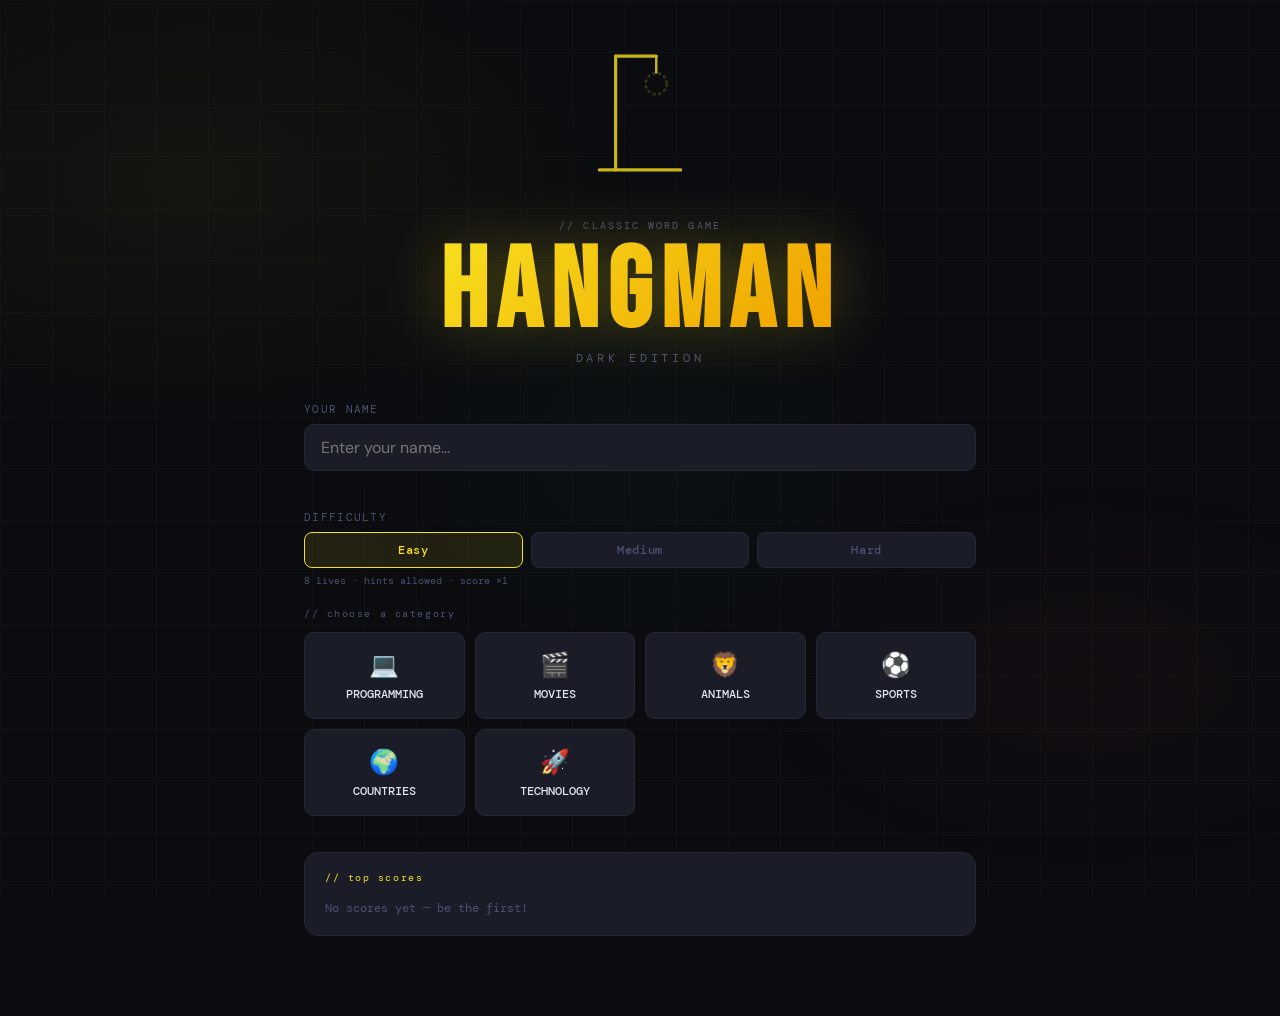
<file: index.html>
<!DOCTYPE html>
<html lang="en">
<head>
  <meta charset="UTF-8"/>
  <meta name="viewport" content="width=device-width, initial-scale=1.0"/>
  <title>Hangman — Dark Edition</title>
  <link href="https://fonts.googleapis.com/css2?family=Bebas+Neue&family=DM+Mono:wght@300;400;500&family=DM+Sans:wght@300;400;500;700&display=swap" rel="stylesheet"/>
  <link rel="stylesheet" href="style.css"/>
</head>
<body>

  <!-- Floating particles -->
  <div class="particles" id="particles"></div>

  <!-- ══ START SCREEN ══════════════════════════════ -->
  <div id="startScreen" class="screen active">
    <div class="start-wrapper">

      <div class="gallows-preview">
        <svg viewBox="0 0 120 160" width="100" height="130">
          <line x1="10" y1="150" x2="110" y2="150" stroke="#f7df1e" stroke-width="4" stroke-linecap="round"/>
          <line x1="30" y1="150" x2="30"  y2="10"  stroke="#f7df1e" stroke-width="4" stroke-linecap="round"/>
          <line x1="30" y1="10"  x2="80"  y2="10"  stroke="#f7df1e" stroke-width="4" stroke-linecap="round"/>
          <line x1="80" y1="10"  x2="80"  y2="30"  stroke="#f7df1e" stroke-width="3" stroke-linecap="round"/>
          <circle cx="80" cy="44" r="13" stroke="rgba(247,223,30,0.25)" stroke-width="3" fill="none" stroke-dasharray="4 3"/>
        </svg>
      </div>

      <div class="brand">
        <span class="brand-tag">// classic word game</span>
        <h1 class="game-title">HANGMAN</h1>
        <p class="brand-sub">Dark Edition</p>
      </div>

      <div class="start-form">
        <div class="field">
          <label for="playerName">Your Name</label>
          <input type="text" id="playerName" placeholder="Enter your name..." autocomplete="off" maxlength="20"/>
          <span class="err-msg" id="nameError"></span>
        </div>

        <div class="field">
          <label>Difficulty</label>
          <div class="difficulty-row">
            <button class="diff-btn active" data-diff="easy">Easy</button>
            <button class="diff-btn" data-diff="medium">Medium</button>
            <button class="diff-btn" data-diff="hard">Hard</button>
          </div>
          <span class="diff-desc" id="diffDesc">8 lives · hints allowed · score ×1</span>
        </div>

        <p class="choose-label">// choose a category</p>
        <div id="categoryList" class="category-grid"></div>
      </div>

      <div class="leaderboard" id="leaderboard">
        <p class="lb-title">// top scores</p>
        <div id="lbList"><span class="lb-empty">No scores yet.</span></div>
      </div>

    </div>
  </div>

  <!-- ══ GAME SCREEN ════════════════════════════════ -->
  <div id="gameScreen" class="screen">

    <div class="top-bar">
      <div class="top-item">
        <span class="top-label">player</span>
        <span class="top-val" id="playerDisplay">—</span>
      </div>
      <div class="top-item">
        <span class="top-label">category</span>
        <span class="top-val" id="categoryDisplay">—</span>
      </div>
      <div class="top-item">
        <span class="top-label">score</span>
        <span class="top-val accent" id="scoreDisplay">600</span>
      </div>
      <div class="top-item">
        <span class="top-label">time</span>
        <span class="top-val" id="timerDisplay">0s</span>
      </div>
      <button class="quit-btn" id="quitBtn">✕ Quit</button>
    </div>

    <div class="game-body">

      <!-- Left panel -->
      <div class="left-panel">
        <div class="hangman-card">
          <svg class="hangman-svg" viewBox="0 0 160 200" width="160" height="200">
            <line x1="10" y1="190" x2="130" y2="190" stroke="#2a2e3a" stroke-width="5" stroke-linecap="round"/>
            <line x1="30" y1="190" x2="30"  y2="10"  stroke="#2a2e3a" stroke-width="5" stroke-linecap="round"/>
            <line x1="30" y1="10"  x2="110" y2="10"  stroke="#2a2e3a" stroke-width="5" stroke-linecap="round"/>
            <line x1="110" y1="10" x2="110" y2="35"  stroke="#2a2e3a" stroke-width="3" stroke-linecap="round"/>
            <circle id="svg-head" cx="110" cy="55"  r="20" stroke="#f7df1e" stroke-width="4" fill="none"     class="hpart"/>
            <line   id="svg-body" x1="110" y1="75"  x2="110" y2="130"  stroke="#f7df1e" stroke-width="4" stroke-linecap="round" class="hpart"/>
            <line   id="svg-larm" x1="110" y1="95"  x2="80"  y2="118"  stroke="#f7df1e" stroke-width="4" stroke-linecap="round" class="hpart"/>
            <line   id="svg-rarm" x1="110" y1="95"  x2="140" y2="118"  stroke="#f7df1e" stroke-width="4" stroke-linecap="round" class="hpart"/>
            <line   id="svg-lleg" x1="110" y1="130" x2="85"  y2="162"  stroke="#f7df1e" stroke-width="4" stroke-linecap="round" class="hpart"/>
            <line   id="svg-rleg" x1="110" y1="130" x2="135" y2="162"  stroke="#f7df1e" stroke-width="4" stroke-linecap="round" class="hpart"/>
          </svg>
        </div>

        <div class="lives-row">
          <span class="lives-label">lives</span>
          <div class="hearts" id="heartsDisplay"></div>
        </div>

        <button class="hint-btn" id="hintBtn">
          💡 Hint <span id="hintCount">(2 left)</span>
          <small>−50 pts</small>
        </button>

        <div class="diff-badge" id="diffBadge">EASY</div>
      </div>

      <!-- Right panel -->
      <div class="right-panel">
        <div class="word-section">
          <p class="word-hint-text" id="wordHint"></p>
          <div id="guessSlots" class="guess-slots"></div>
          <div class="wrong-row">
            <span class="wrong-label">wrong:</span>
            <span id="wrongLetters" class="wrong-letters">—</span>
          </div>
        </div>

        <div id="keyboard" class="keyboard"></div>
        <p class="keyboard-tip">// you can also use your physical keyboard</p>
      </div>

    </div>
  </div>

  <!-- ══ RESULT SCREEN ═════════════════════════════ -->
  <div id="resultScreen" class="screen">
    <div class="result-outer">
      <div class="result-card">

        <div class="result-emoji" id="resultEmoji">🎉</div>
        <h1 class="result-title" id="resultTitle">WINNER!</h1>
        <p class="result-player" id="resultPlayer"></p>

        <div class="result-word-box">
          <span class="result-word-label">the word was</span>
          <span class="result-word" id="resultWord"></span>
        </div>

        <div class="stats-grid">
          <div class="stat-box">
            <span class="stat-label">Final Score</span>
            <span class="stat-val accent" id="finalScore"></span>
          </div>
          <div class="stat-box">
            <span class="stat-label">Mistakes</span>
            <span class="stat-val" id="finalMistakes"></span>
          </div>
          <div class="stat-box">
            <span class="stat-label">Time</span>
            <span class="stat-val" id="finalTime"></span>
          </div>
          <div class="stat-box">
            <span class="stat-label">Hints Used</span>
            <span class="stat-val" id="finalHints"></span>
          </div>
        </div>

        <div class="result-actions">
          <button class="btn-primary" id="playAgainBtn">Play Again</button>
          <button class="btn-ghost"  id="backMenuBtn">Main Menu</button>
        </div>

      </div>
    </div>
  </div>

  <script src="script.js"></script>
</body>
</html>
</file>
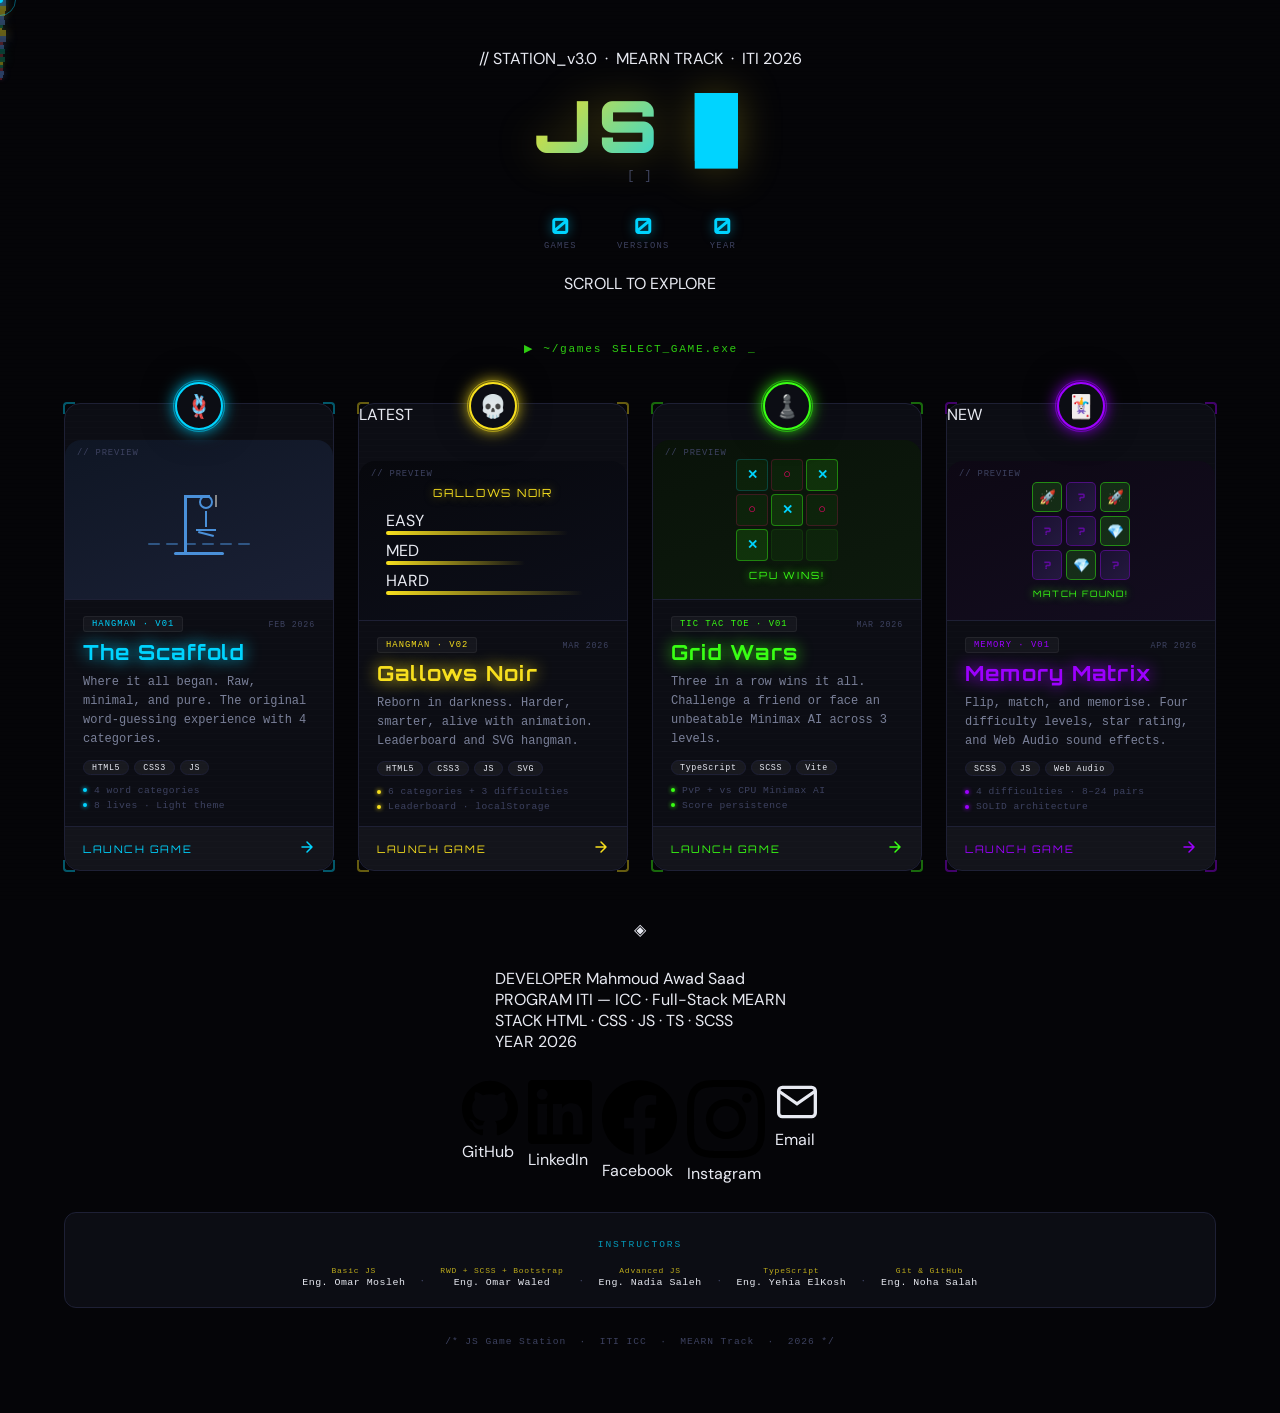
<file: landing/index.html>
<!DOCTYPE html>
<html lang="en">
<head>
  <meta charset="UTF-8"/>
  <meta name="viewport" content="width=device-width, initial-scale=1.0"/>
  <meta name="description" content="JS Game Station — A curated collection of browser games built with HTML, CSS, JavaScript, TypeScript and SCSS."/>
  <title>JS Game Station</title>
  <link href="https://fonts.googleapis.com/css2?family=Orbitron:wght@400;600;700;900&family=JetBrains+Mono:wght@300;400;500;700&family=DM+Sans:ital,wght@0,300;0,400;0,500;1,300&display=swap" rel="stylesheet"/>
  <link rel="stylesheet" href="./style.css"/>
</head>
<body>

  <!-- ── Progress bar ────────────────────────────── -->
  <div class="progress-bar" id="progressBar"></div>

  <!-- ── Canvas background ─────────────────────── -->
  <canvas id="bg-canvas"></canvas>

  <!-- ── Noise overlay ─────────────────────────── -->
  <div class="noise-overlay"></div>

  <!-- ── CRT overlay ───────────────────────────── -->
  <div class="crt-overlay"></div>

  <!-- ── Vignette ──────────────────────────────── -->
  <div class="vignette"></div>

  <!-- ── Cursor ────────────────────────────────── -->
  <div class="cursor-dot" id="cursorDot"></div>
  <div class="cursor-ring" id="cursorRing"></div>

  <!-- ── Particles ─────────────────────────────── -->
  <div class="particles" id="particles"></div>

  <div class="page-wrap">

    <!-- ══ HEADER ══════════════════════════════════ -->
    <header class="site-header">

      <div class="header-eyebrow">
        <span class="eyebrow-line"></span>
        <span class="eyebrow-text">// STATION_v3.0 &nbsp;·&nbsp; MEARN TRACK &nbsp;·&nbsp; ITI 2026</span>
        <span class="eyebrow-line"></span>
      </div>

      <div class="title-block">
        <h1 class="site-title">
          <span class="title-prefix-word">JS</span>
          <span class="title-main">
            <span class="typed-text" id="typedTitle"></span><span class="type-cursor" aria-hidden="true">█</span>
          </span>
        </h1>
        <p class="site-tagline">
          <span class="bracket" aria-hidden="true">[</span>
          <span id="taglineText"></span>
          <span class="bracket" aria-hidden="true">]</span>
        </p>
      </div>

      <div class="header-stats" role="list" aria-label="Collection statistics">
        <div class="stat-item" role="listitem">
          <span class="stat-num" data-count="4" aria-label="4 games">0</span>
          <span class="stat-label">GAMES</span>
          <span class="stat-bar"><span class="stat-fill" style="--pct:80%"></span></span>
        </div>
        <div class="stat-div" aria-hidden="true"></div>
        <div class="stat-item" role="listitem">
          <span class="stat-num" data-count="6" aria-label="6 versions">0</span>
          <span class="stat-label">VERSIONS</span>
          <span class="stat-bar"><span class="stat-fill" style="--pct:60%"></span></span>
        </div>
        <div class="stat-div" aria-hidden="true"></div>
        <div class="stat-item" role="listitem">
          <span class="stat-num" data-count="2026" aria-label="Year 2026">0</span>
          <span class="stat-label">YEAR</span>
          <span class="stat-bar"><span class="stat-fill" style="--pct:100%"></span></span>
        </div>
      </div>

      <div class="scroll-cue" aria-hidden="true">
        <span class="scroll-cue-text">SCROLL TO EXPLORE</span>
        <span class="scroll-cue-line"></span>
      </div>

    </header>

    <!-- ══ SELECT PROMPT ════════════════════════════ -->
    <div class="select-prompt" role="status" aria-live="polite">
      <span class="prompt-sym" aria-hidden="true">▶</span>
      <span class="prompt-path">~/games</span>
      <span class="prompt-cmd">SELECT_GAME.exe</span>
      <span class="prompt-blink" aria-hidden="true">_</span>
    </div>

    <!-- ══ CARDS GRID ═══════════════════════════════ -->
    <section class="games-grid" aria-label="Game collection">

      <!-- ── Hangman v1 ──────────────────────────── -->
      <a class="game-card reveal-card" href="../v1/index.html" data-color="blue" data-tilt aria-label="Play The Scaffold — Hangman v1">

        <div class="card-glow-border"></div>
        <div class="card-scanline" aria-hidden="true"></div>

        <div class="card-corner tl" aria-hidden="true"></div>
        <div class="card-corner tr" aria-hidden="true"></div>
        <div class="card-corner bl" aria-hidden="true"></div>
        <div class="card-corner br" aria-hidden="true"></div>

        <div class="card-icon-badge" aria-hidden="true">
          <div class="icon-ring"></div>
          <div class="icon-ring ring-2"></div>
          <span class="icon-emoji">🪢</span>
        </div>

        <div class="card-preview preview-hangman-v1" aria-hidden="true">
          <div class="preview-label">// PREVIEW</div>
          <div class="hangman-anim">
            <div class="hm-gallows">
              <div class="hm-base"></div>
              <div class="hm-pole"></div>
              <div class="hm-arm"></div>
              <div class="hm-rope"></div>
            </div>
            <div class="hm-figure">
              <div class="hm-head"></div>
              <div class="hm-body"></div>
              <div class="hm-arms"></div>
              <div class="hm-legs"></div>
            </div>
            <div class="hm-word">
              <span></span><span></span><span></span><span></span><span></span><span></span>
            </div>
          </div>
        </div>

        <div class="card-body">
          <div class="card-meta-row">
            <span class="card-version-tag">HANGMAN · V01</span>
            <span class="card-date">FEB 2026</span>
          </div>
          <h2 class="card-name">The Scaffold</h2>
          <p class="card-desc">Where it all began. Raw, minimal, and pure. The original word-guessing experience with 4 categories.</p>
          <div class="card-tech-row" aria-label="Technologies used">
            <span class="tech-pill">HTML5</span>
            <span class="tech-pill">CSS3</span>
            <span class="tech-pill">JS</span>
          </div>
          <div class="card-features-list">
            <div class="cf"><span class="cf-dot" aria-hidden="true"></span>4 word categories</div>
            <div class="cf"><span class="cf-dot" aria-hidden="true"></span>8 lives · Light theme</div>
          </div>
        </div>

        <div class="card-cta">
          <span>LAUNCH GAME</span>
          <span class="cta-arrow" aria-hidden="true">
            <svg width="16" height="16" viewBox="0 0 16 16" fill="none"><path d="M3 8h10M8 3l5 5-5 5" stroke="currentColor" stroke-width="1.5" stroke-linecap="round" stroke-linejoin="round"/></svg>
          </span>
        </div>
      </a>

      <!-- ── Hangman v2 ──────────────────────────── -->
      <a class="game-card reveal-card" href="../v2/index.html" data-color="yellow" data-tilt aria-label="Play Gallows Noir — Hangman v2">

        <div class="card-glow-border"></div>
        <div class="card-scanline" aria-hidden="true"></div>
        <div class="card-corner tl" aria-hidden="true"></div>
        <div class="card-corner tr" aria-hidden="true"></div>
        <div class="card-corner bl" aria-hidden="true"></div>
        <div class="card-corner br" aria-hidden="true"></div>

        <div class="card-badge-featured" aria-label="Latest version">LATEST</div>

        <div class="card-icon-badge" aria-hidden="true">
          <div class="icon-ring"></div>
          <div class="icon-ring ring-2"></div>
          <span class="icon-emoji">💀</span>
        </div>

        <div class="card-preview preview-hangman-v2" aria-hidden="true">
          <div class="preview-label">// PREVIEW</div>
          <div class="noir-anim">
            <div class="noir-title">GALLOWS NOIR</div>
            <div class="noir-bars">
              <div class="noir-bar-wrap"><span class="noir-bar-label">EASY</span><div class="noir-bar" style="--w:85%;--d:0s"></div></div>
              <div class="noir-bar-wrap"><span class="noir-bar-label">MED</span><div class="noir-bar" style="--w:65%;--d:0.15s"></div></div>
              <div class="noir-bar-wrap"><span class="noir-bar-label">HARD</span><div class="noir-bar" style="--w:92%;--d:0.3s"></div></div>
            </div>
          </div>
        </div>

        <div class="card-body">
          <div class="card-meta-row">
            <span class="card-version-tag">HANGMAN · V02</span>
            <span class="card-date">MAR 2026</span>
          </div>
          <h2 class="card-name">Gallows Noir</h2>
          <p class="card-desc">Reborn in darkness. Harder, smarter, alive with animation. Leaderboard and SVG hangman.</p>
          <div class="card-tech-row">
            <span class="tech-pill">HTML5</span>
            <span class="tech-pill">CSS3</span>
            <span class="tech-pill">JS</span>
            <span class="tech-pill">SVG</span>
          </div>
          <div class="card-features-list">
            <div class="cf"><span class="cf-dot" aria-hidden="true"></span>6 categories + 3 difficulties</div>
            <div class="cf"><span class="cf-dot" aria-hidden="true"></span>Leaderboard · localStorage</div>
          </div>
        </div>

        <div class="card-cta">
          <span>LAUNCH GAME</span>
          <span class="cta-arrow" aria-hidden="true">
            <svg width="16" height="16" viewBox="0 0 16 16" fill="none"><path d="M3 8h10M8 3l5 5-5 5" stroke="currentColor" stroke-width="1.5" stroke-linecap="round" stroke-linejoin="round"/></svg>
          </span>
        </div>
      </a>

      <!-- ── Tic Tac Toe ──────────────────────────── -->
      <a class="game-card reveal-card" href="../tic-tac-toe/index.html" data-color="green" data-tilt aria-label="Play Grid Wars — Tic Tac Toe">

        <div class="card-glow-border"></div>
        <div class="card-scanline" aria-hidden="true"></div>
        <div class="card-corner tl" aria-hidden="true"></div>
        <div class="card-corner tr" aria-hidden="true"></div>
        <div class="card-corner bl" aria-hidden="true"></div>
        <div class="card-corner br" aria-hidden="true"></div>

        <div class="card-icon-badge" aria-hidden="true">
          <div class="icon-ring"></div>
          <div class="icon-ring ring-2"></div>
          <span class="icon-emoji">♟️</span>
        </div>

        <div class="card-preview preview-ttt" aria-hidden="true">
          <div class="preview-label">// PREVIEW</div>
          <div class="ttt-anim">
            <div class="ttt-board" role="grid" aria-hidden="true">
              <div class="ttt-cell x">✕</div>
              <div class="ttt-cell o">○</div>
              <div class="ttt-cell x win">✕</div>
              <div class="ttt-cell o">○</div>
              <div class="ttt-cell x win">✕</div>
              <div class="ttt-cell o">○</div>
              <div class="ttt-cell x win">✕</div>
              <div class="ttt-cell empty"></div>
              <div class="ttt-cell empty"></div>
            </div>
            <div class="ttt-status">CPU WINS!</div>
          </div>
        </div>

        <div class="card-body">
          <div class="card-meta-row">
            <span class="card-version-tag">TIC TAC TOE · V01</span>
            <span class="card-date">MAR 2026</span>
          </div>
          <h2 class="card-name">Grid Wars</h2>
          <p class="card-desc">Three in a row wins it all. Challenge a friend or face an unbeatable Minimax AI across 3 levels.</p>
          <div class="card-tech-row">
            <span class="tech-pill">TypeScript</span>
            <span class="tech-pill">SCSS</span>
            <span class="tech-pill">Vite</span>
          </div>
          <div class="card-features-list">
            <div class="cf"><span class="cf-dot" aria-hidden="true"></span>PvP + vs CPU Minimax AI</div>
            <div class="cf"><span class="cf-dot" aria-hidden="true"></span>Score persistence</div>
          </div>
        </div>

        <div class="card-cta">
          <span>LAUNCH GAME</span>
          <span class="cta-arrow" aria-hidden="true">
            <svg width="16" height="16" viewBox="0 0 16 16" fill="none"><path d="M3 8h10M8 3l5 5-5 5" stroke="currentColor" stroke-width="1.5" stroke-linecap="round" stroke-linejoin="round"/></svg>
          </span>
        </div>
      </a>

      <!-- ── Memory Matrix ──────────────────────────── -->
      <a class="game-card reveal-card" href="../memory-game/index.html" data-color="purple" data-tilt aria-label="Play Memory Matrix — Memory Card Game">

        <div class="card-glow-border"></div>
        <div class="card-scanline" aria-hidden="true"></div>
        <div class="card-corner tl" aria-hidden="true"></div>
        <div class="card-corner tr" aria-hidden="true"></div>
        <div class="card-corner bl" aria-hidden="true"></div>
        <div class="card-corner br" aria-hidden="true"></div>

        <div class="card-badge-featured card-badge-new" aria-label="New game">NEW</div>

        <div class="card-icon-badge" aria-hidden="true">
          <div class="icon-ring"></div>
          <div class="icon-ring ring-2"></div>
          <span class="icon-emoji">🃏</span>
        </div>

        <div class="card-preview preview-memory" aria-hidden="true">
          <div class="preview-label">// PREVIEW</div>
          <div class="mem-anim">
            <div class="mem-grid" style="display:grid;grid-template-columns:repeat(3,30px);grid-template-rows:repeat(3,30px);gap:4px;">
              <div class="mem-card is-face matched" style="display:flex;align-items:center;justify-content:center;width:30px;height:30px;">🚀</div>
              <div class="mem-card is-back"         style="display:flex;align-items:center;justify-content:center;width:30px;height:30px;">?</div>
              <div class="mem-card is-face matched" style="display:flex;align-items:center;justify-content:center;width:30px;height:30px;">🚀</div>
              <div class="mem-card is-back"         style="display:flex;align-items:center;justify-content:center;width:30px;height:30px;">?</div>
              <div class="mem-card is-back"         style="display:flex;align-items:center;justify-content:center;width:30px;height:30px;">?</div>
              <div class="mem-card is-face matched" style="display:flex;align-items:center;justify-content:center;width:30px;height:30px;">💎</div>
              <div class="mem-card is-back"         style="display:flex;align-items:center;justify-content:center;width:30px;height:30px;">?</div>
              <div class="mem-card is-face matched" style="display:flex;align-items:center;justify-content:center;width:30px;height:30px;">💎</div>
              <div class="mem-card is-back"         style="display:flex;align-items:center;justify-content:center;width:30px;height:30px;">?</div>
            </div>
            <div class="mem-status">MATCH FOUND!</div>
          </div>
        </div>

        <div class="card-body">
          <div class="card-meta-row">
            <span class="card-version-tag">MEMORY · V01</span>
            <span class="card-date">APR 2026</span>
          </div>
          <h2 class="card-name">Memory Matrix</h2>
          <p class="card-desc">Flip, match, and memorise. Four difficulty levels, star rating, and Web Audio sound effects.</p>
          <div class="card-tech-row">
            <span class="tech-pill">SCSS</span>
            <span class="tech-pill">JS</span>
            <span class="tech-pill">Web Audio</span>
          </div>
          <div class="card-features-list">
            <div class="cf"><span class="cf-dot" aria-hidden="true"></span>4 difficulties · 8–24 pairs</div>
            <div class="cf"><span class="cf-dot" aria-hidden="true"></span>SOLID architecture</div>
          </div>
        </div>

        <div class="card-cta">
          <span>LAUNCH GAME</span>
          <span class="cta-arrow" aria-hidden="true">
            <svg width="16" height="16" viewBox="0 0 16 16" fill="none"><path d="M3 8h10M8 3l5 5-5 5" stroke="currentColor" stroke-width="1.5" stroke-linecap="round" stroke-linejoin="round"/></svg>
          </span>
        </div>
      </a>

    </section>

    <!-- ══ FOOTER ════════════════════════════════════ -->
    <footer class="site-footer">

      <div class="footer-rule">
        <span class="fr-line"></span>
        <span class="fr-diamond" aria-hidden="true">◈</span>
        <span class="fr-line"></span>
      </div>

      <!-- Developer info -->
      <div class="cred-grid">
        <div class="cred-cell">
          <span class="cred-k">DEVELOPER</span>
          <span class="cred-v">Mahmoud Awad Saad</span>
        </div>
        <div class="cred-cell">
          <span class="cred-k">PROGRAM</span>
          <span class="cred-v">ITI — ICC · Full-Stack MEARN</span>
        </div>
        <div class="cred-cell">
          <span class="cred-k">STACK</span>
          <span class="cred-v">HTML · CSS · JS · TS · SCSS</span>
        </div>
        <div class="cred-cell">
          <span class="cred-k">YEAR</span>
          <span class="cred-v">2026</span>
        </div>
      </div>

      <!-- Social links -->
      <nav class="social-grid" aria-label="Social links">
        <a class="sl sl-github"    href="https://github.com/mahmoud112001"                        target="_blank" rel="noopener noreferrer" aria-label="GitHub">
          <svg viewBox="0 0 24 24" aria-hidden="true"><path d="M12 .297c-6.63 0-12 5.373-12 12 0 5.303 3.438 9.8 8.205 11.385.6.113.82-.258.82-.577 0-.285-.01-1.04-.015-2.04-3.338.724-4.042-1.61-4.042-1.61C4.422 18.07 3.633 17.7 3.633 17.7c-1.087-.744.084-.729.084-.729 1.205.084 1.838 1.236 1.838 1.236 1.07 1.835 2.809 1.305 3.495.998.108-.776.417-1.305.76-1.605-2.665-.3-5.466-1.332-5.466-5.93 0-1.31.465-2.38 1.235-3.22-.135-.303-.54-1.523.105-3.176 0 0 1.005-.322 3.3 1.23.96-.267 1.98-.399 3-.405 1.02.006 2.04.138 3 .405 2.28-1.552 3.285-1.23 3.285-1.23.645 1.653.24 2.873.12 3.176.765.84 1.23 1.91 1.23 3.22 0 4.61-2.805 5.625-5.475 5.92.42.36.81 1.096.81 2.22 0 1.606-.015 2.896-.015 3.286 0 .315.21.69.825.57C20.565 22.092 24 17.592 24 12.297c0-6.627-5.373-12-12-12"/></svg>
          <span class="sl-tip">GitHub</span>
        </a>
        <a class="sl sl-linkedin"  href="https://www.linkedin.com/in/mahmoud-awad-795b02203/"   target="_blank" rel="noopener noreferrer" aria-label="LinkedIn">
          <svg viewBox="0 0 24 24" aria-hidden="true"><path d="M20.447 20.452h-3.554v-5.569c0-1.328-.027-3.037-1.852-3.037-1.853 0-2.136 1.445-2.136 2.939v5.667H9.351V9h3.414v1.561h.046c.477-.9 1.637-1.85 3.37-1.85 3.601 0 4.267 2.37 4.267 5.455v6.286zM5.337 7.433a2.062 2.062 0 01-2.063-2.065 2.064 2.064 0 112.063 2.065zm1.782 13.019H3.555V9h3.564v11.452zM22.225 0H1.771C.792 0 0 .774 0 1.729v20.542C0 23.227.792 24 1.771 24h20.451C23.2 24 24 23.227 24 22.271V1.729C24 .774 23.2 0 22.222 0h.003z"/></svg>
          <span class="sl-tip">LinkedIn</span>
        </a>
        <a class="sl sl-facebook"  href="https://www.facebook.com/MahmoudAwad112001"             target="_blank" rel="noopener noreferrer" aria-label="Facebook">
          <svg viewBox="0 0 24 24" aria-hidden="true"><path d="M24 12.073c0-6.627-5.373-12-12-12s-12 5.373-12 12c0 5.99 4.388 10.954 10.125 11.854v-8.385H7.078v-3.47h3.047V9.43c0-3.007 1.792-4.669 4.533-4.669 1.312 0 2.686.235 2.686.235v2.953H15.83c-1.491 0-1.956.925-1.956 1.874v2.25h3.328l-.532 3.47h-2.796v8.385C19.612 23.027 24 18.062 24 12.073z"/></svg>
          <span class="sl-tip">Facebook</span>
        </a>
        <a class="sl sl-instagram" href="https://www.instagram.com/mahmoud_awad_112001"          target="_blank" rel="noopener noreferrer" aria-label="Instagram">
          <svg viewBox="0 0 24 24" aria-hidden="true"><path d="M12 2.163c3.204 0 3.584.012 4.85.07 3.252.148 4.771 1.691 4.919 4.919.058 1.265.069 1.645.069 4.849 0 3.205-.012 3.584-.069 4.849-.149 3.225-1.664 4.771-4.919 4.919-1.266.058-1.644.07-4.85.07-3.204 0-3.584-.012-4.849-.07-3.26-.149-4.771-1.699-4.919-4.92-.058-1.265-.07-1.644-.07-4.849 0-3.204.013-3.583.07-4.849.149-3.227 1.664-4.771 4.919-4.919 1.266-.057 1.645-.069 4.849-.069zM12 0C8.741 0 8.333.014 7.053.072 2.695.272.273 2.69.073 7.052.014 8.333 0 8.741 0 12c0 3.259.014 3.668.072 4.948.2 4.358 2.618 6.78 6.98 6.98C8.333 23.986 8.741 24 12 24c3.259 0 3.668-.014 4.948-.072 4.354-.2 6.782-2.618 6.979-6.98.059-1.28.073-1.689.073-4.948 0-3.259-.014-3.667-.072-4.947-.196-4.354-2.617-6.78-6.979-6.98C15.668.014 15.259 0 12 0zm0 5.838a6.162 6.162 0 100 12.324 6.162 6.162 0 000-12.324zM12 16a4 4 0 110-8 4 4 0 010 8zm6.406-11.845a1.44 1.44 0 100 2.881 1.44 1.44 0 000-2.881z"/></svg>
          <span class="sl-tip">Instagram</span>
        </a>
        <a class="sl sl-email"     href="mailto:mahmoudawad112001@gmail.com"                      aria-label="Email">
          <svg viewBox="0 0 24 24" fill="none" stroke="currentColor" stroke-width="1.8" aria-hidden="true"><path d="M4 4h16c1.1 0 2 .9 2 2v12c0 1.1-.9 2-2 2H4c-1.1 0-2-.9-2-2V6c0-1.1.9-2 2-2z"/><polyline points="22,6 12,13 2,6"/></svg>
          <span class="sl-tip">Email</span>
        </a>
      </nav>

      <!-- Instructors -->
      <div class="instructors-block">
        <div class="instr-header">
          <span class="instr-rule"></span>
          <span class="instr-label">INSTRUCTORS</span>
          <span class="instr-rule"></span>
        </div>
        <div class="instr-row">
          <div class="instr-item">
            <span class="instr-subject">Basic JS</span>
            <span class="instr-name">Eng. Omar Mosleh</span>
          </div>
          <div class="instr-sep" aria-hidden="true">·</div>
          <div class="instr-item">
            <span class="instr-subject">RWD + SCSS + Bootstrap</span>
            <span class="instr-name">Eng. Omar Waled</span>
          </div>
          <div class="instr-sep" aria-hidden="true">·</div>
          <div class="instr-item">
            <span class="instr-subject">Advanced JS</span>
            <span class="instr-name">Eng. Nadia Saleh</span>
          </div>
          <div class="instr-sep" aria-hidden="true">·</div>
          <div class="instr-item">
            <span class="instr-subject">TypeScript</span>
            <span class="instr-name">Eng. Yehia ElKosh</span>
          </div>
          <div class="instr-sep" aria-hidden="true">·</div>
          <div class="instr-item">
            <span class="instr-subject">Git &amp; GitHub</span>
            <span class="instr-name">Eng. Noha Salah</span>
          </div>
        </div>
      </div>

      <div class="footer-copy">
        <code>/* JS Game Station &nbsp;·&nbsp; ITI ICC &nbsp;·&nbsp; MEARN Track &nbsp;·&nbsp; 2026 */</code>
      </div>

    </footer>
  </div>

  <script src="./script.js"></script>
</body>
</html>
</file>
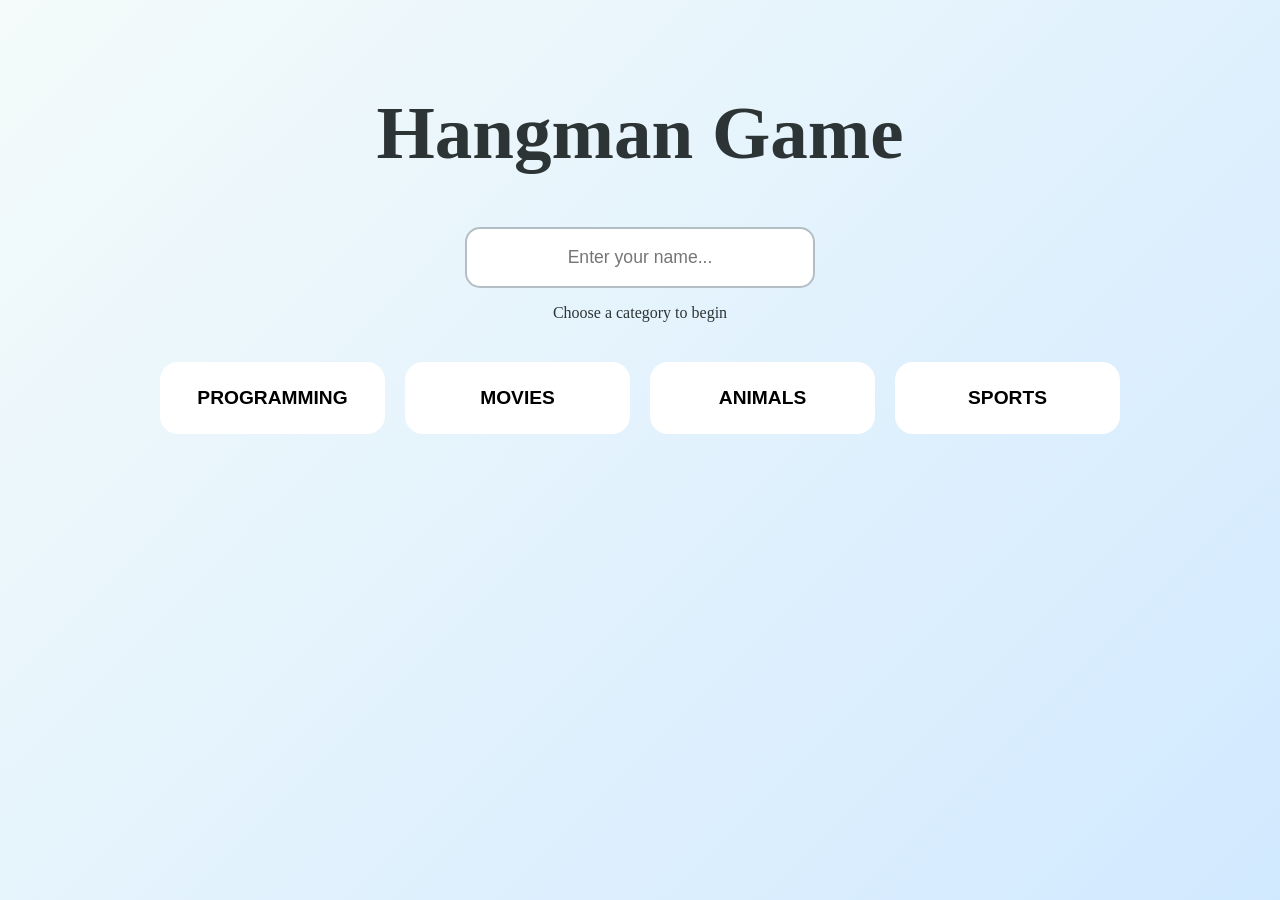
<file: v1/index.html>
<!doctype html>
<html lang="en">
  <head>
    <meta charset="UTF-8" />
    <meta name="viewport" content="width=device-width, initial-scale=1.0" />
    <title>Hangman Game</title>
    <link rel="stylesheet" href="style.css" />
  </head>
  <body>
    <!-- CATEGORY SCREEN -->
    <div id="categoryScreen" class="screen">
      <header class="hero-section">
        <h1 class="main-title">Hangman Game</h1>
        <div class="input-group">
          <input
            id="playerName"
            class="name-input"
            placeholder="Enter your name..."
            autocomplete="off"
          />
          <p id="nameError" class="error"></p>
        </div>
        <p>Choose a category to begin</p>
      </header>
      <div id="categoryList" class="category-list"></div>
    </div>

    <!-- GAME SCREEN -->
    <div id="gameScreen" class="screen hidden">
      <div class="top-bar">
        <div>👨‍💼 <span id="playerDisplay"></span></div>
        <div>📂 <span id="categoryDisplay"></span></div>
        <div>⭐ <span id="scoreDisplay">600</span></div>
      </div>

      <div class="controls">
        <button id="hintBtn" class="hint-btn">
          💡 Hint (2 left) <small>-50pts</small>
        </button>
      </div>

      <div class="game-container">
        <div class="hangman-card">
          <div class="hangman-draw">
            <div id="base" class="part"></div>
            <div id="stand" class="part"></div>
            <div id="top" class="part"></div>
            <div id="rope" class="part"></div>
            <div id="head" class="part"></div>
            <div id="body" class="part"></div>
            <div id="hands" class="part"></div>
            <div id="legs" class="part"></div>
          </div>
        </div>
        <div id="keyboard" class="letters"></div>
      </div>

      <div id="guessSlots" class="letters-guess"></div>
    </div>

    <!-- RESULT POPUP -->
    <div id="resultScreen" class="hidden result-wrapper">
      <div class="result-card">
        <h1 id="resultTitle"></h1>
        <h2 id="finalPlayerName"></h2>

        <p>The word was: <strong id="finalWord"></strong></p>

        <div class="stats-grid">
          <div class="stat-box">
            <span class="label">Mistakes</span>
            <span id="finalMistakes" class="value"></span>
          </div>
          <div class="stat-box">
            <span class="label">Final Score</span>
            <span id="finalScore" class="value highlight"></span>
          </div>
        </div>

        <button class="play-again-btn" onclick="location.reload()">
          New Challenge
        </button>
      </div>
    </div>

    <script src="script.js"></script>
  </body>
</html>
</file>
<file: style.css>
/* ══ RESET ═══════════════════════════════════════ */
*, *::before, *::after { margin: 0; padding: 0; box-sizing: border-box; }

/* ══ VARIABLES ═══════════════════════════════════ */
:root {
  --bg:        #0b0c10;
  --surface:   #13151c;
  --card:      #1a1d27;
  --border:    #252836;
  --accent:    #f7df1e;
  --accent2:   #e63946;
  --green:     #06d6a0;
  --text:      #dde3f0;
  --muted:     #4a5270;
  --radius:    14px;
  --font-head: 'Bebas Neue', sans-serif;
  --font-mono: 'DM Mono', monospace;
  --font-body: 'DM Sans', sans-serif;
}

html { scroll-behavior: smooth; }

body {
  font-family: var(--font-body);
  background: var(--bg);
  color: var(--text);
  min-height: 100vh;
  overflow-x: hidden;
}

/* ── Animated radial glow blobs ── */
body::after {
  content: '';
  position: fixed; inset: 0;
  background:
    radial-gradient(ellipse 60% 50% at 15% 20%, rgba(247,223,30,0.045) 0%, transparent 60%),
    radial-gradient(ellipse 50% 40% at 85% 75%, rgba(230,57,70,0.04)  0%, transparent 55%),
    radial-gradient(ellipse 40% 50% at 50% 50%, rgba(6,214,160,0.025)  0%, transparent 60%);
  pointer-events: none;
  z-index: 0;
  animation: blobPulse 10s ease-in-out infinite alternate;
}

@keyframes blobPulse {
  0%   { opacity: 0.6; transform: scale(1)    rotate(0deg); }
  50%  { opacity: 1;   transform: scale(1.08) rotate(1deg); }
  100% { opacity: 0.7; transform: scale(0.96) rotate(-1deg); }
}

/* ── Animated grid lines ── */
body::before {
  content: '';
  position: fixed; inset: 0;
  background-image:
    linear-gradient(rgba(247,223,30,0.022) 1px, transparent 1px),
    linear-gradient(90deg, rgba(247,223,30,0.022) 1px, transparent 1px);
  background-size: 52px 52px;
  pointer-events: none;
  z-index: 0;
  animation: gridDrift 20s linear infinite;
}

@keyframes gridDrift {
  0%   { background-position: 0 0; }
  100% { background-position: 52px 52px; }
}

/* ── Floating particles ── */
.particles {
  position: fixed; inset: 0;
  pointer-events: none;
  z-index: 0;
  overflow: hidden;
}

.particle {
  position: absolute;
  border-radius: 50%;
  animation: floatUp linear infinite;
  opacity: 0;
}

@keyframes floatUp {
  0%   { transform: translateY(110vh) scale(0.5); opacity: 0;   }
  10%  { opacity: 0.5; }
  90%  { opacity: 0.2; }
  100% { transform: translateY(-10vh) scale(1.2); opacity: 0; }
}

/* ══ SCREENS ═════════════════════════════════════ */
.screen { display: none; min-height: 100vh; position: relative; z-index: 1; }
.screen.active { display: block; }

/* ══ START SCREEN ════════════════════════════════ */
.start-wrapper {
  max-width: 720px;
  margin: 0 auto;
  padding: 48px 24px 80px;
  display: flex;
  flex-direction: column;
  gap: 36px;
  align-items: center;
}

/* gallows preview */
.gallows-preview { opacity: 0.8; }

/* brand */
.brand { text-align: center; }
.brand-tag {
  font-family: var(--font-mono);
  font-size: 0.65rem;
  color: var(--muted);
  letter-spacing: 0.2em;
  text-transform: uppercase;
  display: block;
  margin-bottom: 6px;
}
.game-title {
  font-family: var(--font-head);
  font-size: clamp(4rem, 14vw, 7rem);
  line-height: 1;
  letter-spacing: 0.08em;
  background: linear-gradient(135deg, var(--accent) 0%, #f0a500 50%, var(--accent) 100%);
  background-size: 200% auto;
  -webkit-background-clip: text;
  -webkit-text-fill-color: transparent;
  background-clip: text;
  animation: shimmerText 3s linear infinite, titleDrop 0.8s ease both;
  filter: drop-shadow(0 0 32px rgba(247,223,30,0.3));
}

@keyframes shimmerText {
  0%   { background-position: 0% center; }
  100% { background-position: 200% center; }
}

@keyframes titleDrop {
  from { opacity: 0; transform: translateY(-30px) scale(0.95); }
  to   { opacity: 1; transform: translateY(0)     scale(1); }
}
.brand-sub {
  font-family: var(--font-mono);
  font-size: 0.78rem;
  color: var(--muted);
  letter-spacing: 0.3em;
  text-transform: uppercase;
}

/* form */
.start-form { width: 100%; }

.field { margin-bottom: 20px; }
.field label {
  display: block;
  font-family: var(--font-mono);
  font-size: 0.68rem;
  color: var(--muted);
  letter-spacing: 0.12em;
  text-transform: uppercase;
  margin-bottom: 8px;
}

input[type="text"] {
  width: 100%;
  background: var(--card);
  border: 1px solid var(--border);
  border-radius: 10px;
  color: var(--text);
  font-family: var(--font-body);
  font-size: 1rem;
  padding: 12px 16px;
  outline: none;
  transition: border-color 0.2s, box-shadow 0.2s;
}
input:focus { border-color: var(--accent); box-shadow: 0 0 0 3px rgba(247,223,30,0.08); }
input.error { border-color: var(--accent2) !important; }

.err-msg { font-family: var(--font-mono); font-size: 0.7rem; color: var(--accent2); display: block; margin-top: 5px; min-height: 14px; }

/* difficulty */
.difficulty-row { display: flex; gap: 8px; margin-bottom: 6px; }
.diff-btn {
  flex: 1;
  padding: 9px;
  border-radius: 8px;
  background: var(--card);
  border: 1px solid var(--border);
  color: var(--muted);
  font-family: var(--font-mono);
  font-size: 0.75rem;
  font-weight: 500;
  cursor: pointer;
  transition: all 0.2s;
  letter-spacing: 0.05em;
}
.diff-btn:hover { border-color: var(--accent); color: var(--text); }
.diff-btn.active { background: rgba(247,223,30,0.1); border-color: var(--accent); color: var(--accent); }

.diff-desc {
  font-family: var(--font-mono);
  font-size: 0.62rem;
  color: var(--muted);
  display: block;
  margin-top: 4px;
}

/* category grid */
.choose-label {
  font-family: var(--font-mono);
  font-size: 0.65rem;
  color: var(--muted);
  letter-spacing: 0.15em;
  margin-bottom: 12px;
}
.category-grid {
  display: grid;
  grid-template-columns: repeat(auto-fill, minmax(140px, 1fr));
  gap: 10px;
}
.cat-btn {
  padding: 16px 12px;
  border-radius: 10px;
  background: var(--card);
  border: 1px solid var(--border);
  color: var(--text);
  font-family: var(--font-mono);
  font-size: 0.75rem;
  font-weight: 500;
  cursor: pointer;
  transition: all 0.25s;
  text-align: center;
  display: flex;
  flex-direction: column;
  gap: 6px;
  align-items: center;
}
.cat-btn .cat-icon { font-size: 1.5rem; }
.cat-btn:hover { border-color: var(--accent); background: rgba(247,223,30,0.06); transform: translateY(-3px); box-shadow: 0 8px 24px rgba(247,223,30,0.1); }
.cat-btn:active { transform: translateY(0); }

/* leaderboard */
.leaderboard {
  width: 100%;
  background: var(--card);
  border: 1px solid var(--border);
  border-radius: var(--radius);
  padding: 18px 20px;
}
.lb-title {
  font-family: var(--font-mono);
  font-size: 0.65rem;
  color: var(--accent);
  letter-spacing: 0.15em;
  margin-bottom: 12px;
}
.lb-entry {
  display: flex;
  justify-content: space-between;
  align-items: center;
  padding: 7px 0;
  border-bottom: 1px solid var(--border);
  font-size: 0.82rem;
}
.lb-entry:last-child { border-bottom: none; }
.lb-rank { font-family: var(--font-mono); color: var(--muted); font-size: 0.7rem; width: 20px; }
.lb-name { flex: 1; margin-left: 10px; }
.lb-score { font-family: var(--font-mono); color: var(--accent); font-weight: 500; }
.lb-empty { font-family: var(--font-mono); font-size: 0.72rem; color: var(--muted); }
.lb-del-btn {
  background: transparent;
  border: 1px solid transparent;
  color: var(--muted);
  font-size: 0.65rem;
  cursor: pointer;
  padding: 2px 6px;
  border-radius: 4px;
  transition: all 0.2s;
  font-family: var(--font-mono);
  margin-left: 8px;
}
.lb-del-btn:hover { color: var(--accent2); border-color: var(--accent2); background: rgba(230,57,70,0.07); }

/* ══ TOP BAR ═════════════════════════════════════ */
.top-bar {
  display: flex;
  align-items: center;
  gap: 24px;
  flex-wrap: wrap;
  padding: 16px 28px;
  background: rgba(19,21,28,0.9);
  backdrop-filter: blur(16px);
  border-bottom: 1px solid var(--border);
  position: sticky;
  top: 0;
  z-index: 100;
  box-shadow: 0 4px 24px rgba(0,0,0,0.3);
}

.top-bar::after {
  content: '';
  position: absolute;
  bottom: 0; left: 0; right: 0;
  height: 1px;
  background: linear-gradient(90deg, transparent, rgba(247,223,30,0.25), rgba(230,57,70,0.15), transparent);
}
.top-item { display: flex; flex-direction: column; gap: 2px; }
.top-label { font-family: var(--font-mono); font-size: 0.58rem; color: var(--muted); letter-spacing: 0.1em; text-transform: uppercase; }
.top-val { font-family: var(--font-mono); font-size: 0.9rem; font-weight: 500; color: var(--text); }
.top-val.accent { color: var(--accent); font-size: 1rem; }
.quit-btn {
  margin-left: auto;
  padding: 7px 14px;
  border-radius: 6px;
  background: transparent;
  border: 1px solid var(--border);
  color: var(--muted);
  font-family: var(--font-mono);
  font-size: 0.72rem;
  cursor: pointer;
  transition: all 0.2s;
}
.quit-btn:hover { color: var(--accent2); border-color: var(--accent2); }

/* ══ GAME BODY ════════════════════════════════════ */
.game-body {
  display: flex;
  gap: 40px;
  padding: 32px 28px;
  max-width: 960px;
  margin: 0 auto;
  flex-wrap: wrap;
}

/* Left panel */
.left-panel {
  display: flex;
  flex-direction: column;
  align-items: center;
  gap: 16px;
  min-width: 200px;
}

.hangman-card {
  background: var(--card);
  border: 1px solid var(--border);
  border-radius: var(--radius);
  padding: 20px;
  position: relative;
  overflow: hidden;
  transition: box-shadow 0.3s;
}

.hangman-card::before {
  content: '';
  position: absolute;
  inset: -1px;
  border-radius: var(--radius);
  background: linear-gradient(135deg, rgba(247,223,30,0.08), transparent 50%, rgba(230,57,70,0.05));
  pointer-events: none;
}

.hangman-card::after {
  content: '';
  position: absolute;
  bottom: 0; left: 50%; transform: translateX(-50%);
  width: 80%; height: 1px;
  background: linear-gradient(90deg, transparent, rgba(247,223,30,0.3), transparent);
}

.hpart { display: none; }
.hpart.show { display: block; animation: popIn 0.3s ease; }

@keyframes popIn {
  0%   { opacity: 0; transform: scale(0.7); }
  60%  { transform: scale(1.1); }
  100% { opacity: 1; transform: scale(1); }
}

.lives-row {
  display: flex;
  align-items: center;
  gap: 10px;
}
.lives-label { font-family: var(--font-mono); font-size: 0.65rem; color: var(--muted); }
.hearts { display: flex; gap: 4px; }
.heart { font-size: 1.1rem; transition: all 0.3s; }
.heart.lost { filter: grayscale(1); opacity: 0.25; transform: scale(0.8); }

.hint-btn {
  background: rgba(247,223,30,0.08);
  border: 1px solid rgba(247,223,30,0.25);
  border-radius: 8px;
  color: var(--accent);
  font-family: var(--font-mono);
  font-size: 0.72rem;
  padding: 8px 14px;
  cursor: pointer;
  transition: all 0.2s;
  text-align: center;
}
.hint-btn:hover:not(:disabled) { background: rgba(247,223,30,0.15); }
.hint-btn:disabled { opacity: 0.3; cursor: not-allowed; }
.hint-btn small { display: block; font-size: 0.58rem; color: var(--muted); margin-top: 2px; }

.diff-badge {
  font-family: var(--font-mono);
  font-size: 0.6rem;
  letter-spacing: 0.15em;
  padding: 3px 10px;
  border-radius: 20px;
  border: 1px solid var(--border);
  color: var(--muted);
}

/* Right panel */
.right-panel { flex: 1; min-width: 280px; display: flex; flex-direction: column; gap: 28px; }

.word-section { display: flex; flex-direction: column; gap: 14px; }

.word-hint-text {
  font-family: var(--font-mono);
  font-size: 0.72rem;
  color: var(--muted);
  font-style: italic;
  min-height: 18px;
}

.guess-slots {
  display: flex;
  flex-wrap: wrap;
  gap: 8px;
}
.slot {
  width: 44px;
  height: 54px;
  border-bottom: 3px solid var(--border);
  display: flex;
  align-items: flex-end;
  justify-content: center;
  padding-bottom: 4px;
  font-family: var(--font-head);
  font-size: 2rem;
  color: var(--accent);
  transition: border-color 0.3s;
  position: relative;
}
.slot.revealed { border-color: var(--accent); animation: reveal 0.35s ease; }
.slot.hint-reveal { border-color: var(--green); }

@keyframes reveal {
  0%   { transform: translateY(-8px); opacity: 0; }
  100% { transform: translateY(0);    opacity: 1; }
}

.wrong-row { display: flex; align-items: center; gap: 8px; }
.wrong-label { font-family: var(--font-mono); font-size: 0.65rem; color: var(--muted); }
.wrong-letters { font-family: var(--font-mono); font-size: 0.8rem; color: var(--accent2); letter-spacing: 0.1em; }

/* Keyboard */
.keyboard {
  display: grid;
  grid-template-columns: repeat(7, 1fr);
  gap: 8px;
}
.key {
  aspect-ratio: 1;
  background: var(--card);
  border: 1px solid var(--border);
  border-radius: 8px;
  color: var(--text);
  font-family: var(--font-mono);
  font-size: 0.85rem;
  font-weight: 500;
  cursor: pointer;
  display: flex;
  align-items: center;
  justify-content: center;
  transition: all 0.15s;
  user-select: none;
}
.key:hover:not(.clicked) {
  border-color: var(--accent);
  color: var(--accent);
  transform: translateY(-2px);
  box-shadow: 0 4px 12px rgba(247,223,30,0.15);
  background: rgba(247,223,30,0.05);
}
.key.correct { background: rgba(6,214,160,0.15); border-color: var(--green); color: var(--green); }
.key.wrong   { background: rgba(230,57,70,0.1);  border-color: var(--accent2); color: var(--accent2); }
.key.clicked { pointer-events: none; opacity: 0.35; }

.keyboard-tip {
  font-family: var(--font-mono);
  font-size: 0.6rem;
  color: var(--muted);
  letter-spacing: 0.1em;
}

/* ══ RESULT SCREEN ═══════════════════════════════ */
#resultScreen { background: rgba(11,12,16,0.97); display: none; align-items: center; justify-content: center; }
#resultScreen.active { display: flex; }

.result-outer { display: flex; align-items: center; justify-content: center; width: 100%; padding: 24px; }
.result-card {
  background: var(--card);
  border: 1px solid var(--border);
  border-radius: 20px;
  padding: 48px 40px;
  max-width: 480px;
  width: 100%;
  text-align: center;
  animation: slideUp 0.4s ease;
}

@keyframes slideUp {
  from { opacity: 0; transform: translateY(30px); }
  to   { opacity: 1; transform: translateY(0); }
}

.result-emoji { font-size: 3rem; margin-bottom: 8px; display: block; }
.result-title {
  font-family: var(--font-head);
  font-size: 3.5rem;
  letter-spacing: 0.08em;
  margin-bottom: 4px;
}
.result-title.win  { color: var(--green); }
.result-title.lose { color: var(--accent2); }
.result-player { font-family: var(--font-mono); font-size: 0.8rem; color: var(--muted); margin-bottom: 20px; }

.result-word-box {
  background: var(--surface);
  border: 1px solid var(--border);
  border-radius: 8px;
  padding: 12px 20px;
  margin-bottom: 24px;
  display: flex;
  flex-direction: column;
  gap: 4px;
}
.result-word-label { font-family: var(--font-mono); font-size: 0.6rem; color: var(--muted); letter-spacing: 0.12em; text-transform: uppercase; }
.result-word { font-family: var(--font-head); font-size: 2rem; color: var(--accent); letter-spacing: 0.1em; }

.stats-grid {
  display: grid;
  grid-template-columns: 1fr 1fr;
  gap: 10px;
  margin-bottom: 28px;
}
.stat-box {
  background: var(--surface);
  border: 1px solid var(--border);
  border-radius: 8px;
  padding: 12px;
  display: flex;
  flex-direction: column;
  gap: 4px;
}
.stat-label { font-family: var(--font-mono); font-size: 0.6rem; color: var(--muted); letter-spacing: 0.08em; text-transform: uppercase; }
.stat-val { font-family: var(--font-head); font-size: 1.8rem; color: var(--text); }
.stat-val.accent { color: var(--accent); }

.result-actions { display: flex; gap: 10px; }
.btn-primary {
  flex: 1;
  padding: 13px;
  border-radius: 8px;
  background: var(--accent);
  color: #111;
  border: none;
  font-family: var(--font-mono);
  font-size: 0.85rem;
  font-weight: 700;
  cursor: pointer;
  transition: all 0.2s;
}
.btn-primary:hover { filter: brightness(1.1); transform: translateY(-1px); }
.btn-ghost {
  flex: 1;
  padding: 13px;
  border-radius: 8px;
  background: transparent;
  color: var(--muted);
  border: 1px solid var(--border);
  font-family: var(--font-mono);
  font-size: 0.85rem;
  cursor: pointer;
  transition: all 0.2s;
}
.btn-ghost:hover { color: var(--text); border-color: var(--muted); }

/* shake animation for wrong key */
@keyframes shake {
  0%,100% { transform: translateX(0); }
  20%,60% { transform: translateX(-5px); }
  40%,80% { transform: translateX(5px); }
}
.shake { animation: shake 0.35s ease; }

/* ── Corner decorations on result card ── */
.result-card::before,
.result-card::after {
  content: '';
  position: absolute;
  width: 20px; height: 20px;
  border-color: var(--accent);
  border-style: solid;
  opacity: 0.4;
}
.result-card::before { top: 12px; left: 12px; border-width: 2px 0 0 2px; border-radius: 2px 0 0 0; }
.result-card::after  { bottom: 12px; right: 12px; border-width: 0 2px 2px 0; border-radius: 0 0 2px 0; }

/* ── Pulsing score display ── */
.top-val.accent {
  animation: scorePulse 2s ease-in-out infinite;
}

@keyframes scorePulse {
  0%, 100% { text-shadow: 0 0 8px rgba(247,223,30,0.3); }
  50%       { text-shadow: 0 0 16px rgba(247,223,30,0.6); }
}

/* ── Slot glow when correct ── */
.slot.revealed {
  border-color: var(--accent);
  animation: reveal 0.35s ease, slotGlow 2s ease-in-out infinite;
}

@keyframes slotGlow {
  0%, 100% { text-shadow: 0 0 8px rgba(247,223,30,0.3); }
  50%       { text-shadow: 0 0 18px rgba(247,223,30,0.6); }
}

/* ── Win screen confetti burst ── */
.result-title.win {
  animation: winBurst 0.5s cubic-bezier(0.36, 0.07, 0.19, 0.97) both;
}

@keyframes winBurst {
  0%   { transform: scale(0.5);  opacity: 0; }
  60%  { transform: scale(1.15); opacity: 1; }
  80%  { transform: scale(0.95); }
  100% { transform: scale(1); }
}

/* ── Scanline on game screen ── */
#gameScreen::after {
  content: '';
  position: fixed;
  top: -100%;
  left: 0; right: 0;
  height: 40%;
  background: linear-gradient(to bottom, transparent, rgba(247,223,30,0.015), transparent);
  pointer-events: none;
  animation: scanline 8s linear infinite;
  z-index: 0;
}

@keyframes scanline {
  0%   { top: -40%; }
  100% { top: 100%; }
}

/* ── Stat box hover glow ── */
.stat-box {
  background: var(--surface);
  border: 1px solid var(--border);
  border-radius: 8px;
  padding: 12px;
  display: flex;
  flex-direction: column;
  gap: 4px;
  transition: border-color 0.2s, box-shadow 0.2s;
}
.stat-box:hover { border-color: rgba(247,223,30,0.25); box-shadow: 0 4px 16px rgba(247,223,30,0.06); }

/* ── Leaderboard entry hover ── */
.lb-entry {
  display: flex;
  justify-content: space-between;
  align-items: center;
  padding: 7px 0;
  border-bottom: 1px solid var(--border);
  font-size: 0.82rem;
  transition: background 0.2s, padding 0.2s;
  border-radius: 4px;
}
.lb-entry:hover { background: rgba(247,223,30,0.04); padding-left: 6px; }

/* ══ RESPONSIVE ══════════════════════════════════ */
@media (max-width: 640px) {
  .game-body { padding: 20px 16px; gap: 24px; }
  .top-bar { padding: 12px 16px; gap: 16px; }
  .keyboard { grid-template-columns: repeat(7, 1fr); gap: 5px; }
  .key { font-size: 0.72rem; }
  .slot { width: 36px; height: 44px; font-size: 1.6rem; }
}
</file>
<file: landing/style.css>
/* ══════════════════════════════════════════════════
   DESIGN SYSTEM — Retro Arcade × Cyberpunk Terminal
   Fonts: Orbitron (display) + Space Mono (code)
   Palette: #050508 bg · #f7df1e JS yellow · #00d4ff cyan · #ff006e pink · #39ff14 neon green
══════════════════════════════════════════════════ */

/* ── Variables ───────────────────────────────────── */
:root {
  --bg:         #050508;
  --surface:    #0c0d14;
  --surface2:   #12141f;
  --border:     #1e2035;

  --yellow:     #f7df1e;
  --cyan:       #00d4ff;
  --pink:       #ff006e;
  --green:      #39ff14;
  --purple:     #9d00ff;

  --text:       #e8eaf2;
  --muted:      #3d4260;
  --dim:        #1a1d30;

  --ff-head:    'Orbitron', monospace;
  --ff-mono:    'Space Mono', monospace;
  --ff-body:    'DM Sans', sans-serif;

  /* Card accent per color */
  --accent-blue:    #00d4ff;
  --accent-yellow:  #f7df1e;
  --accent-green:   #39ff14;
  --accent-purple:  #9d00ff;
}

/* ── Reset ───────────────────────────────────────── */
*,*::before,*::after { margin:0; padding:0; box-sizing:border-box; }
html { font-size:16px; scroll-behavior:smooth; }
body {
  background: var(--bg);
  color: var(--text);
  font-family: var(--ff-body);
  min-height: 100vh;
  overflow-x: hidden;
  cursor: none;
}
a { text-decoration: none; color: inherit; }

/* ── Custom cursor ───────────────────────────────── */
.cursor-dot {
  width: 6px; height: 6px;
  background: var(--cyan);
  border-radius: 50%;
  position: fixed; top: 0; left: 0;
  pointer-events: none; z-index: 9999;
  transform: translate(-50%,-50%);
  transition: background 0.2s;
  box-shadow: 0 0 8px var(--cyan);
}
.cursor-ring {
  width: 32px; height: 32px;
  border: 1px solid rgba(0,212,255,0.4);
  border-radius: 50%;
  position: fixed; top: 0; left: 0;
  pointer-events: none; z-index: 9998;
  transform: translate(-50%,-50%);
  transition: transform 0.12s ease, width 0.2s, height 0.2s, border-color 0.2s;
}
body:has(a:hover) .cursor-ring {
  width: 48px; height: 48px;
  border-color: var(--yellow);
}
body:has(a:hover) .cursor-dot { background: var(--yellow); }

/* ── Canvas background ───────────────────────────── */
#bg-canvas {
  position: fixed; inset: 0;
  width: 100%; height: 100%;
  z-index: 0; pointer-events: none;
}

/* ── CRT scanlines ───────────────────────────────── */
.crt-overlay {
  position: fixed; inset: 0; z-index: 1;
  pointer-events: none;
  background: repeating-linear-gradient(
    to bottom,
    transparent 0px,
    transparent 3px,
    rgba(0,0,0,0.06) 3px,
    rgba(0,0,0,0.06) 4px
  );
  animation: scanMove 8s linear infinite;
}
@keyframes scanMove {
  0%   { background-position: 0 0; }
  100% { background-position: 0 100vh; }
}

/* ── Particles ───────────────────────────────────── */
.particles { position:fixed; inset:0; pointer-events:none; z-index:1; overflow:hidden; }
.particle {
  position:absolute; border-radius:50%;
  animation: particleFloat linear infinite; opacity:0;
}
@keyframes particleFloat {
  0%   { transform:translateY(100vh) scale(0.5); opacity:0; }
  10%  { opacity:0.6; }
  90%  { opacity:0.2; }
  100% { transform:translateY(-10vh) scale(1.2); opacity:0; }
}

/* ── Page wrap ───────────────────────────────────── */
.page-wrap {
  position: relative; z-index: 2;
  max-width: 1200px;
  margin: 0 auto;
  padding: 48px 24px 64px;
  display: flex; flex-direction: column;
  align-items: center; gap: 48px;
}

/* ══ HEADER ══════════════════════════════════════ */
.site-header {
  width: 100%; text-align: center;
  display: flex; flex-direction: column;
  align-items: center; gap: 20px;
  animation: fadeDown 0.8s ease both;
}
@keyframes fadeDown {
  from { opacity:0; transform:translateY(-24px); }
  to   { opacity:1; transform:translateY(0); }
}

.station-badge {
  font-family: var(--ff-mono);
  font-size: 0.65rem;
  color: var(--cyan);
  letter-spacing: 0.3em;
  opacity: 0.7;
}

.title-block { display:flex; flex-direction:column; align-items:center; gap:8px; }

.title-prefix {
  font-family: var(--ff-mono);
  font-size: 0.7rem;
  color: var(--muted);
  letter-spacing: 0.2em;
}

.site-title {
  font-family: var(--ff-head);
  font-size: clamp(2rem, 6vw, 4.5rem);
  font-weight: 900;
  letter-spacing: 0.08em;
  line-height: 1;
  background: linear-gradient(135deg, var(--yellow) 0%, var(--cyan) 50%, var(--yellow) 100%);
  background-size: 200% auto;
  -webkit-background-clip: text;
  -webkit-text-fill-color: transparent;
  background-clip: text;
  animation: titleShimmer 4s linear infinite;
  filter: drop-shadow(0 0 20px rgba(247,223,30,0.25));
}
@keyframes titleShimmer {
  to { background-position: 200% center; }
}

.type-cursor {
  display: inline-block;
  -webkit-text-fill-color: var(--cyan);
  color: var(--cyan);
  animation: blink 1s step-end infinite;
  margin-left: 2px;
}
@keyframes blink { 0%,100%{opacity:1;} 50%{opacity:0;} }

.site-tagline {
  font-family: var(--ff-mono);
  font-size: 0.78rem;
  color: var(--muted);
  letter-spacing: 0.1em;
}
.tag-bracket { color: var(--yellow); opacity:0.5; }

/* Stats row */
.header-stats {
  display: flex; align-items: center; gap: 20px;
  margin-top: 8px;
}
.stat-item { display:flex; flex-direction:column; align-items:center; gap:2px; }
.stat-num {
  font-family: var(--ff-head);
  font-size: 1.4rem; font-weight:700;
  color: var(--cyan);
  text-shadow: 0 0 12px rgba(0,212,255,0.5);
}
.stat-label {
  font-family: var(--ff-mono);
  font-size: 0.55rem; color: var(--muted);
  letter-spacing: 0.15em;
}
.stat-sep {
  font-family: var(--ff-mono);
  color: var(--border);
  font-size: 1rem;
}

/* ══ SELECT PROMPT ═══════════════════════════════ */
.select-prompt {
  display: flex; align-items: center; gap: 10px;
  font-family: var(--ff-mono);
  font-size: 0.7rem;
  color: var(--green);
  letter-spacing: 0.15em;
  opacity: 0.8;
}
.prompt-arrow { animation: arrowPulse 1.2s ease-in-out infinite; }
@keyframes arrowPulse { 0%,100%{transform:translateX(0);} 50%{transform:translateX(4px);} }
.prompt-blink { animation: blink 0.8s step-end infinite; }

/* ══ GAMES GRID ══════════════════════════════════ */
.games-grid {
  display: grid;
  grid-template-columns: repeat(4, 1fr);
  gap: 24px;
  width: 100%;
  animation: riseUp 0.9s 0.2s ease both;
}
@keyframes riseUp {
  from { opacity:0; transform:translateY(40px); }
  to   { opacity:1; transform:translateY(0); }
}

/* ══ GAME CARD ═══════════════════════════════════ */
.game-card {
  position: relative;
  border-radius: 16px;
  background: var(--surface);
  border: 1px solid var(--border);
  display: flex; flex-direction: column;
  overflow: visible;
  transition: transform 0.3s ease, box-shadow 0.4s;
  transform-style: preserve-3d;
  will-change: transform;
}

/* Inner overflow clip — only clip scanline and preview */
.game-card > .card-scanline,
.game-card > .card-preview { overflow: hidden; }

/* Color accent per card */
.game-card[data-color="blue"]   { --c: var(--cyan);   }
.game-card[data-color="yellow"] { --c: var(--yellow); }
.game-card[data-color="green"]  { --c: var(--green);  }
.game-card[data-color="purple"] { --c: var(--purple); }

.game-card::before {
  content: '';
  position: absolute; inset: -1px;
  border-radius: 17px;
  background: linear-gradient(135deg, var(--c), transparent 60%);
  opacity: 0;
  transition: opacity 0.35s;
  z-index: -1;
}
.game-card:hover::before { opacity: 0.2; }
.game-card:hover {
  box-shadow: 0 0 32px rgba(0,0,0,0.5),
              0 0 0 1px var(--c),
              0 0 40px rgba(0,0,0,0.3);
}

/* Scanline on card */
.card-scanline {
  position: absolute; inset: 0; border-radius: 16px;
  background: repeating-linear-gradient(
    to bottom,
    transparent 0px, transparent 5px,
    rgba(255,255,255,0.012) 5px, rgba(255,255,255,0.012) 6px
  );
  pointer-events: none; z-index: 0;
}

/* Corner brackets */
.card-corner {
  position: absolute; width: 12px; height: 12px;
  border-color: var(--c); border-style: solid;
  opacity: 0.4; transition: opacity 0.2s, width 0.2s, height 0.2s;
}
.game-card:hover .card-corner { opacity: 0.9; width: 16px; height: 16px; }
.card-corner.tl { top:-2px; left:-2px; border-width:2px 0 0 2px; border-radius:4px 0 0 0; }
.card-corner.tr { top:-2px; right:-2px; border-width:2px 2px 0 0; border-radius:0 4px 0 0; }
.card-corner.bl { bottom:-2px; left:-2px; border-width:0 0 2px 2px; border-radius:0 0 0 4px; }
.card-corner.br { bottom:-2px; right:-2px; border-width:0 2px 2px 0; border-radius:0 0 4px 0; }

/* ── Icon badge ─────────────────────────────────── */
.card-icon-badge {
  position: absolute;
  top: -22px; left: 50%; transform: translateX(-50%);
  width: 48px; height: 48px;
  background: var(--surface);
  border-radius: 50%;
  display: flex; align-items: center; justify-content: center;
  z-index: 10;
  border: 2px solid var(--c);
  box-shadow: 0 0 16px var(--c), 0 0 32px rgba(0,0,0,0.5);
  transition: transform 0.3s, box-shadow 0.3s;
}
.game-card:hover .card-icon-badge {
  transform: translateX(-50%) scale(1.15);
  box-shadow: 0 0 24px var(--c), 0 0 48px rgba(0,0,0,0.5);
}
.icon-ring {
  position: absolute; inset: -4px; border-radius: 50%;
  border: 1px solid var(--c);
  opacity: 0.3; animation: ringPulse 2s ease-in-out infinite;
}
@keyframes ringPulse {
  0%,100% { transform:scale(1); opacity:0.3; }
  50%     { transform:scale(1.2); opacity:0; }
}
.icon-emoji { font-size: 1.4rem; }

/* ── Preview area ───────────────────────────────── */
.card-preview {
  margin-top: 36px;
  height: 160px;
  border-bottom: 1px solid var(--border);
  display: flex; flex-direction: column; align-items: center; justify-content: center;
  gap: 12px;
  position: relative;
  overflow: hidden;
  border-radius: 16px 16px 0 0;
  transition: height 0.4s cubic-bezier(.22,1,.36,1), background 0.3s;
}

/* Expand preview on hover */
.game-card:hover .card-preview {
  height: 220px;
}
.preview-label {
  position: absolute; top: 8px; left: 12px;
  font-family: var(--ff-mono); font-size: 0.55rem;
  color: var(--muted); letter-spacing: 0.1em;
}

/* Hangman v1 preview */
.preview-hangman-v1 { background: linear-gradient(160deg, #0f1624 0%, #1a2035 100%); }
.hangman-anim {
  display:flex; flex-direction:column; align-items:center; gap:8px;
  transition: transform 0.4s cubic-bezier(.22,1,.36,1);
}
.game-card:hover .hangman-anim { transform: scale(1.35); }
.hm-gallows { position:relative; width:60px; height:60px; }
.hm-base  { position:absolute; bottom:0; left:5px; width:50px; height:3px; background:#4a90d9; border-radius:2px; }
.hm-pole  { position:absolute; bottom:0; left:15px; width:3px; height:58px; background:#4a90d9; }
.hm-arm   { position:absolute; top:0; left:15px; width:26px; height:3px; background:#4a90d9; }
.hm-rope  { position:absolute; top:0; right:12px; width:2px; height:12px; background:#888; }
.hm-figure { display:flex; flex-direction:column; align-items:center; margin-top:-68px; margin-left:14px; gap:2px; }
.hm-head  { width:14px; height:14px; border:2px solid #4a90d9; border-radius:50%; animation:sway 2s ease-in-out infinite; }
.hm-body  { width:2px; height:16px; background:#4a90d9; animation:sway 2s ease-in-out infinite; }
.hm-arms  { width:20px; height:2px; background:#4a90d9; animation:sway 2s ease-in-out infinite; }
.hm-legs  { width:16px; height:2px; background:#4a90d9; transform:rotate(15deg); animation:sway 2s ease-in-out infinite; }
@keyframes sway { 0%,100%{transform:rotate(-3deg);} 50%{transform:rotate(3deg);} }
.hm-word  { display:flex; gap:6px; }
.hm-word span {
  width:12px; height:2px; background:#4a90d9; opacity:0.5;
  border-radius:1px; animation:blinkDash 2s step-end infinite;
}
.hm-word span:nth-child(2) { animation-delay:0.3s; }
.hm-word span:nth-child(3) { animation-delay:0.6s; }
@keyframes blinkDash { 0%,100%{opacity:0.5;} 50%{opacity:0.15;} }

/* Hangman v2 preview */
.preview-hangman-v2 { background: linear-gradient(160deg, #07080d 0%, #0d0f1a 100%); }
.noir-anim {
  display:flex; flex-direction:column; align-items:center; gap:10px; width:80%;
  transition: transform 0.4s cubic-bezier(.22,1,.36,1);
}
.game-card:hover .noir-anim { transform: scale(1.2); }
.noir-title {
  font-family: var(--ff-head); font-size:0.7rem; color:var(--yellow);
  letter-spacing:0.15em;
  text-shadow: 0 0 10px rgba(247,223,30,0.5);
}
.noir-bars { width:100%; display:flex; flex-direction:column; gap:5px; }
.noir-bar {
  height:4px; border-radius:2px;
  background: linear-gradient(90deg, var(--yellow), transparent);
  width:var(--w);
  animation:barPulse 2s var(--d) ease-in-out infinite;
}
@keyframes barPulse { 0%,100%{opacity:0.6;} 50%{opacity:1;} }
.noir-diff { display:flex; gap:6px; }
.diff-tag {
  font-family:var(--ff-mono); font-size:0.5rem; padding:2px 6px; border-radius:3px;
  letter-spacing:0.1em;
}
.diff-tag.easy   { background:rgba(57,255,20,0.15);  color:var(--green); border:1px solid var(--green);  }
.diff-tag.med    { background:rgba(247,223,30,0.1);  color:var(--yellow);border:1px solid var(--yellow); }
.diff-tag.hard   { background:rgba(255,0,110,0.12);  color:var(--pink);  border:1px solid var(--pink);   }

/* TTT preview */
.preview-ttt { background: linear-gradient(160deg, #091209 0%, #0d1a0d 100%); }
.ttt-anim {
  display:flex; flex-direction:column; align-items:center; gap:8px;
  transition: transform 0.4s cubic-bezier(.22,1,.36,1);
}
.game-card:hover .ttt-anim { transform: scale(1.3); }
.ttt-board {
  display:grid; grid-template-columns:repeat(3,32px); grid-template-rows:repeat(3,32px);
  gap:3px;
}
.ttt-cell {
  display:flex; align-items:center; justify-content:center;
  background: rgba(57,255,20,0.06); border-radius:4px;
  font-family:var(--ff-mono); font-size:0.8rem; font-weight:700;
}
.ttt-cell.x { color:#00d4ff; border:1px solid rgba(0,212,255,0.2); }
.ttt-cell.o { color:#ff006e; border:1px solid rgba(255,0,110,0.2); }
.ttt-cell.win {
  background:rgba(57,255,20,0.12);
  border:1px solid rgba(57,255,20,0.4);
  animation:winCell 1s ease-in-out infinite alternate;
}
.ttt-cell.empty { border:1px solid rgba(57,255,20,0.08); }
@keyframes winCell { from{box-shadow:none;} to{box-shadow:0 0 10px var(--green);} }
.ttt-status {
  font-family:var(--ff-head); font-size:0.62rem; color:var(--green);
  letter-spacing:0.2em; text-shadow:0 0 8px var(--green);
  animation:statusPulse 1.5s ease-in-out infinite;
}
@keyframes statusPulse { 0%,100%{opacity:0.7;} 50%{opacity:1;} }

/* ── Card body ──────────────────────────────────── */
.card-body {
  padding: 16px 18px 0;
  display: flex; flex-direction: column; gap: 10px;
  flex: 1; position: relative; z-index: 1;
}

.card-meta-row {
  display: flex; justify-content: space-between; align-items: center;
}
.card-version-tag {
  font-family: var(--ff-mono); font-size: 0.55rem;
  color: var(--c); letter-spacing: 0.12em;
  background: rgba(255,255,255,0.04);
  padding: 2px 8px; border-radius: 3px;
  border: 1px solid rgba(255,255,255,0.06);
}
.card-date {
  font-family: var(--ff-mono); font-size: 0.52rem;
  color: var(--muted); letter-spacing: 0.1em;
}

.card-name {
  font-family: var(--ff-head);
  font-size: 1.3rem; font-weight: 700;
  letter-spacing: 0.06em;
  color: var(--c);
  text-shadow: 0 0 16px var(--c);
  line-height: 1;
}

.card-desc {
  font-size: 0.75rem; color: #7a8099;
  line-height: 1.6; font-family: var(--ff-mono);
}

.card-tech-row { display:flex; flex-wrap:wrap; gap:5px; }
.tech-pill {
  font-family: var(--ff-mono); font-size: 0.52rem;
  padding: 2px 8px; border-radius: 20px;
  background: rgba(255,255,255,0.05);
  border: 1px solid var(--border);
  color: var(--text); letter-spacing: 0.08em;
  transition: border-color 0.2s, color 0.2s;
}
.game-card:hover .tech-pill { border-color: rgba(255,255,255,0.12); }

.card-features-list { display:flex; flex-direction:column; gap:4px; }
.cf {
  display:flex; align-items:center; gap:7px;
  font-family: var(--ff-mono); font-size: 0.6rem;
  color: var(--muted); letter-spacing: 0.05em;
}
.cf-dot {
  width:4px; height:4px; border-radius:50%;
  background: var(--c); flex-shrink:0;
  box-shadow: 0 0 4px var(--c);
}

/* ── Card CTA ───────────────────────────────────── */
.card-cta {
  margin-top: 14px;
  padding: 12px 18px;
  display: flex; align-items: center; justify-content: space-between;
  background: rgba(255,255,255,0.03);
  border-top: 1px solid var(--border);
  border-radius: 0 0 16px 16px;
  font-family: var(--ff-head);
  font-size: 0.65rem; letter-spacing: 0.15em;
  color: var(--c);
  transition: background 0.2s, padding 0.2s;
  position: relative; z-index: 1;
}
.game-card:hover .card-cta {
  background: rgba(255,255,255,0.06);
  padding-left: 22px;
}
.cta-icon { font-size:1rem; transition:transform 0.2s; }
.game-card:hover .cta-icon { transform:translate(4px,-4px); }

/* ══ FOOTER ══════════════════════════════════════ */
.site-footer {
  width:100%; display:flex; flex-direction:column;
  align-items:center; gap:28px;
  animation: fadeIn 1s 0.6s ease both;
}
@keyframes fadeIn { from{opacity:0;} to{opacity:1;} }

.footer-divider {
  display:flex; align-items:center; gap:16px; width:100%;
}
.fd-line { flex:1; height:1px; background:linear-gradient(90deg,transparent,var(--border),transparent); }
.fd-icon { color:var(--yellow); font-size:0.9rem; opacity:0.5; }

/* Credentials */
.cred-block { width:100%; }
.cred-row {
  display:flex; flex-wrap:wrap; justify-content:center; gap:12px 32px;
}
.cred-item { display:flex; align-items:center; gap:8px; }
.cred-key {
  font-family:var(--ff-mono); font-size:0.55rem;
  color:var(--muted); letter-spacing:0.12em;
}
.cred-val {
  font-family:var(--ff-mono); font-size:0.62rem;
  color:var(--text);
}

/* Social grid */
.social-grid {
  display:flex; flex-wrap:wrap; justify-content:center; gap:10px;
}
.social-link {
  width:44px; height:44px;
  display:flex; align-items:center; justify-content:center;
  background:var(--surface2);
  border:1px solid var(--border);
  border-radius:10px;
  color:var(--muted);
  transition:all 0.2s;
  position:relative;
}
.social-link svg { width:16px; height:16px; fill:currentColor; }
.social-link::after {
  content:attr(data-label);
  position:absolute; bottom:calc(100% + 6px);
  left:50%; transform:translateX(-50%);
  background:var(--surface); border:1px solid var(--border);
  color:var(--text);
  font-family:var(--ff-mono); font-size:0.52rem;
  padding:3px 8px; border-radius:4px;
  white-space:nowrap; opacity:0; pointer-events:none;
  transition:opacity 0.2s;
}
.social-link:hover::after { opacity:1; }

/* Social colors on hover */
.sl-github:hover    { color:#fff;    border-color:#fff;    background:rgba(255,255,255,0.07); }
.sl-linkedin:hover  { color:#0a66c2; border-color:#0a66c2; background:rgba(10,102,194,0.08); }
.sl-facebook:hover  { color:#1877f2; border-color:#1877f2; background:rgba(24,119,242,0.08); }
.sl-instagram:hover { color:#e1306c; border-color:#e1306c; background:rgba(225,48,108,0.08); }
.sl-email:hover     { color:var(--yellow); border-color:var(--yellow); background:rgba(247,223,30,0.06); }

.footer-copy {
  font-family:var(--ff-mono); font-size:0.6rem;
  color:var(--muted); letter-spacing:0.1em; text-align:center;
}
.fc-bracket { color:var(--yellow); opacity:0.4; }

/* ══ RESPONSIVE ════════════════════════════════════ */
@media (max-width:1200px) { .games-grid { grid-template-columns: 1fr 1fr; } }
@media (max-width:640px)  {
  .games-grid { grid-template-columns: 1fr; }
  .site-title { font-size: clamp(1.5rem,10vw,3rem); }
  .header-stats { gap:14px; }
  .cred-row { flex-direction:column; align-items:center; }
}

/* ── Extra hover glow ring ─────────────────────── */
.game-card::after {
  content: '';
  position: absolute; inset: -2px;
  border-radius: 18px;
  background: linear-gradient(135deg, var(--c), transparent, var(--c));
  opacity: 0;
  transition: opacity 0.4s;
  z-index: -2;
  animation: borderRotate 3s linear infinite;
  background-size: 200% 200%;
}
.game-card:hover::after { opacity: 0.25; }
@keyframes borderRotate {
  0%   { background-position: 0% 0%; }
  100% { background-position: 200% 200%; }
}

/* ── Preview label fades on hover ── */
.game-card:hover .preview-label { opacity: 0; }
.preview-label { transition: opacity 0.3s; }

/* ══ MEMORY MATRIX PREVIEW ═══════════════════════ */
.preview-memory {
  background: linear-gradient(160deg, #0d0814 0%, #130d1f 100%);
}
.mem-anim {
  display: flex;
  flex-direction: column;
  align-items: center;
  gap: 8px;
  transition: transform 0.4s cubic-bezier(.22,1,.36,1);
}
.game-card:hover .mem-anim { transform: scale(1.25); }

.mem-grid {
  display: grid !important;
  grid-template-columns: repeat(3, 30px) !important;
  grid-template-rows: repeat(3, 30px) !important;
  gap: 4px !important;
}
.mem-card {
  display: flex !important;
  align-items: center !important;
  justify-content: center !important;
  width: 30px !important;
  height: 30px !important;
  border-radius: 5px;
  font-size: 0.85rem;
  transition: all 0.3s;
}
.mem-card.is-back {
  background: linear-gradient(135deg, #1a1030, #24193f);
  border: 1px solid rgba(157,0,255,0.35);
  color: rgba(157,0,255,0.5);
  font-family: var(--ff-head);
  font-weight: 900;
  font-size: 0.65rem;
}
.mem-card.is-face {
  background: rgba(157,0,255,0.08);
  border: 1px solid rgba(157,0,255,0.22);
  font-size: 0.85rem;
}
.mem-card.is-face.matched {
  background: rgba(57,255,20,0.14);
  border: 1px solid rgba(57,255,20,0.45);
  animation: memGlow 1.4s ease-in-out infinite alternate;
}
@keyframes memGlow {
  from { box-shadow: none; }
  to   { box-shadow: 0 0 10px rgba(57,255,20,0.55); }
}
.mem-status {
  font-family: var(--ff-head);
  font-size: 0.55rem;
  letter-spacing: 0.2em;
  color: var(--green);
  text-shadow: 0 0 8px var(--green);
  animation: statusPulse 1.5s ease-in-out infinite;
}

/* ══ INSTRUCTORS SECTION ═════════════════════════ */
.instructors-block {
  width: 100%;
  padding: 18px 24px;
  background: var(--surface);
  border: 1px solid var(--border);
  border-radius: 12px;
  display: flex;
  flex-direction: column;
  align-items: center;
  gap: 12px;
}

.instr-label {
  font-family: var(--ff-mono);
  font-size: 0.6rem;
  color: var(--cyan);
  letter-spacing: 0.2em;
  opacity: 0.7;
}

.instr-row {
  display: flex;
  flex-wrap: wrap;
  align-items: center;
  justify-content: center;
  gap: 8px 16px;
}

.instr-item {
  display: flex;
  flex-direction: column;
  align-items: center;
  gap: 2px;
}

.instr-subject {
  font-family: var(--ff-mono);
  font-size: 0.5rem;
  color: var(--yellow);
  letter-spacing: 0.1em;
  opacity: 0.75;
}

.instr-name {
  font-family: var(--ff-mono);
  font-size: 0.62rem;
  color: var(--text);
  letter-spacing: 0.05em;
}

.instr-sep {
  color: var(--muted);
  font-size: 0.8rem;
  padding-top: 8px;
}

@media (max-width: 640px) {
  .instr-row { flex-direction: column; gap: 10px; }
  .instr-sep { display: none; }
}
</file>
<file: v1/style.css>
/* RESET */
* {
  box-sizing: border-box;
}

body {
  margin: 0;
  background: linear-gradient(135deg, #f4fbfa, #d1e9ff);
  min-height: 100vh;
  display: flex;
  justify-content: center;
  color: #2d3436;
}

.hidden {
  display: none !important;
}

.screen {
  padding: 40px 20px;
  width: 100%;
  max-width: 1000px;
}

/*  HEADER  */
.top-bar {
  display: flex;
  justify-content: space-around;
  background: linear-gradient(90deg, #00b894, aqua, #0984e3);
  color: #fff;
  padding: 20px;
  border-radius: 20px;
  margin-bottom: 30px;
  font-weight: 700;
}

.hero-section {
  text-align: center;
  margin-bottom: 40px;
}

.main-title {
  font-size: 75px;
}

.name-input {
  width: 350px;
  padding: 18px;
  border-radius: 15px;
  border: 2px solid #b2bec3;
  font-size: 1.1rem;
  text-align: center;
}

.error {
  color: #d63031;
}

/*  CATEGORIES  */
.category-list {
  display: grid;
  grid-template-columns: repeat(auto-fit, minmax(200px, 1fr));
  gap: 20px;
}

.category-list button {
  padding: 25px;
  border-radius: 18px;
  background: #fff;
  font-size: 1.2rem;
  font-weight: 800;
  cursor: pointer;
  border: none;
  transition: 0.3s;
}

.category-list button:hover {
  background: #00b894;
  color: #fff;
}

/*  GAME  */
.game-container {
  display: flex;
  justify-content: center;
  gap: 40px;
  flex-wrap: wrap;
}

.hangman-card {
  background: #fff;
  padding: 20px;
  border-radius: 25px;
}

/*  HANGMAN DRAW  */
.hangman-draw {
  width: 220px;
  height: 280px;
  position: relative;
}

/* common */
.part {
  display: none;
  position: absolute;
}

/* base */
#base {
  width: 160px;
  height: 0;
  border-bottom: 8px solid #2d3436;
  bottom: 20px;
  left: 30px;
}

/* stand */
#stand {
  width: 0;
  height: 240px;
  border-left: 8px solid #2d3436;
  bottom: 20px;
  left: 50px;
}

/* top bar */
#top {
  width: 120px;
  height: 0;
  border-top: 8px solid #2d3436;
  top: 30px;
  left: 50px;
}

/* rope */
#rope {
  width: 0;
  height: 40px;
  border-left: 4px solid #2d3436;
  top: 30px;
  left: 165px;
}

/* head */
#head {
  width: 50px;
  height: 50px;
  border: 5px solid #2d3436;
  border-radius: 100%;
  top: 70px;
  left: 142px;
}

/* body */
#body {
  width: 0;
  height: 80px;
  border-left: 6px solid #2d3436;
  top: 120px;
  left: 165px;
}

/* hands */
#hands {
  width: 70px;
  height: 0;
  border-top: 6px solid #2d3436;
  top: 150px;
  left: 133px;
}

/* legs */
#legs {
  width: 70px;
  height: 0;
  border-top: 6px solid #2d3436;
  top: 210px;
  left: 133px;
}

/*  KEYBOARD  */
.letters {
  display: grid;
  grid-template-columns: repeat(7, 50px);
  gap: 12px;
}

.letter {
  width: 50px;
  height: 50px;
  background: #00b894;
  color: #fff;
  display: flex;
  align-items: center;
  justify-content: center;
  border-radius: 12px;
  cursor: pointer;
  font-weight: bold;
}

.letter.correct {
  background: #0984e3;
}

.letter.wrong {
  background: #d63031;
}

.letter.clicked {
  pointer-events: none;
  opacity: 0.4;
}

/*  WORD  */
.letters-guess {
  margin-top: 40px;
  display: flex;
  justify-content: center;
  flex-wrap: wrap;
}

.letters-guess span {
  width: 45px;
  height: 55px;
  border-bottom: 5px solid #0984e3;
  margin: 5px;
  font-size: 2.5rem;
  font-weight: 900;
  display: flex;
  justify-content: center;
  align-items: flex-end;
}

/*  CONTROLS  */
.controls {
  display: flex;
  justify-content: center;
  margin-bottom: 25px;
}

.hint-btn {
  background: #fdcb6e;
  border: none;
  padding: 12px 30px;
  border-radius: 50px;
  font-weight: bold;
  cursor: pointer;
}

/*  RESULT  */
.result-wrapper {
  position: fixed;
  inset: 0;
  background: rgba(0, 0, 0, 0.7);
  display: flex;
  justify-content: center;
  align-items: center;
  z-index: 9999;
}

.result-card {
  background: #fff;
  padding: 50px;
  border-radius: 30px;
  max-width: 500px;
  width: 90%;
  text-align: center;
}

.stats-grid {
  display: grid;
  grid-template-columns: 1fr 1fr;
  gap: 15px;
  margin: 25px 0;
}

.stat-box {
  background: #f1f2f6;
  padding: 15px;
  border-radius: 15px;
}

.value.highlight {
  color: #0984e3;
}

.play-again-btn {
  padding: 15px;
  background: #00b894;
  color: #fff;
  border: none;
  border-radius: 14px;
  cursor: pointer;
  width: 100%;
}
</file>
